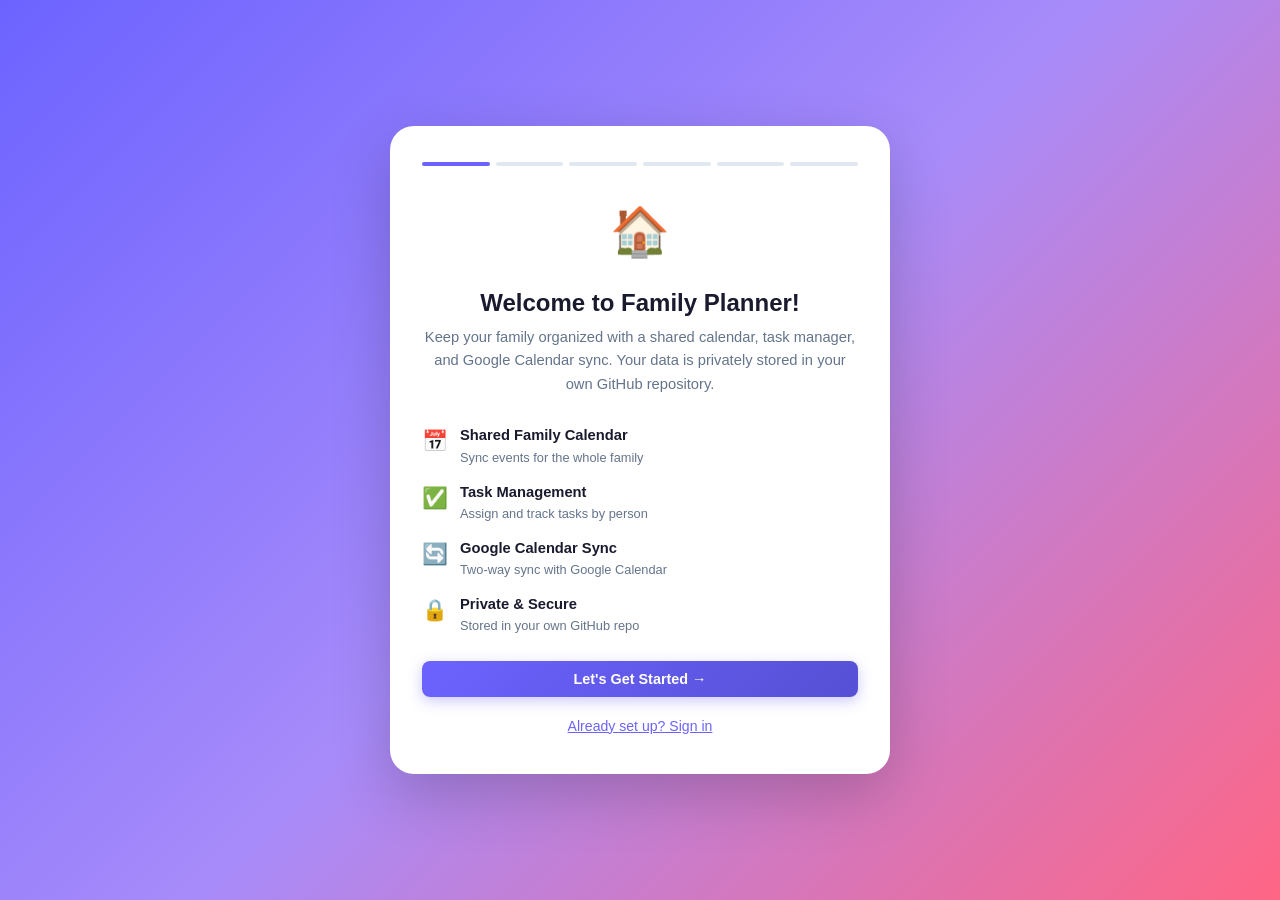
<file: index.html>
<!DOCTYPE html>
<html lang="en">
  <head>
    <meta charset="UTF-8" />
    <link rel="icon" type="image/svg+xml" href="./icon.svg" />
    <meta name="viewport" content="width=device-width, initial-scale=1.0, viewport-fit=cover" />
    <meta name="theme-color" content="#6C63FF" />
    <meta name="description" content="Family calendar and task manager" />
    <meta name="apple-mobile-web-app-capable" content="yes" />
    <meta name="apple-mobile-web-app-status-bar-style" content="default" />
    <meta name="apple-mobile-web-app-title" content="Family Planner" />
    <title>Family Planner</title>
    <script>
      // Companion to public/404.html — restores the path from ?p= after a
      // GitHub Pages 404 redirect so the app boots at the correct URL.
      (function() {
        var p = window.location.search.slice(1).split('&')
          .find(function(s) { return s.startsWith('p='); });
        if (p) {
          var decoded = '/' + decodeURIComponent(p.slice(2));
          window.history.replaceState(null, null, decoded || '/');
        }
      })();
    </script>
    <script type="module" crossorigin src="./assets/index-BfAU4GGL.js"></script>
    <link rel="stylesheet" crossorigin href="./assets/index-CGMDM2Hf.css">
  <link rel="manifest" href="./manifest.webmanifest"><script id="vite-plugin-pwa:register-sw" src="./registerSW.js"></script></head>
  <body>
    <div id="root"></div>
  </body>
</html>
</file>
<file: assets/index-CGMDM2Hf.css>
*,*:before,*:after{box-sizing:border-box;margin:0;padding:0}:root{--primary: #6C63FF;--primary-dark: #5550d4;--primary-light: #EDE9FE;--secondary: #FF6584;--bg: #F8F9FF;--surface: #FFFFFF;--surface-2: #F0F0FF;--text: #1A1A2E;--text-secondary: #64748B;--border: #E2E8F0;--shadow: 0 2px 8px rgba(108,99,255,.08);--shadow-lg: 0 8px 32px rgba(108,99,255,.15);--radius: 16px;--radius-sm: 8px;--transition: all .2s cubic-bezier(.4, 0, .2, 1);--header-height: 96px;--header-top-height: 96px;--bottom-nav-height: 72px;--sidebar-width: 220px;--c-red: #FFE5E5;--c-orange: #FFF0E5;--c-yellow: #FFFBE5;--c-green: #E5FFF0;--c-teal: #E5F8FF;--c-blue: #E5EEFF;--c-purple: #F0E5FF;--c-pink: #FFE5F5;--accent-red: #FF6B6B;--accent-orange: #FF9A3C;--accent-yellow: #FFD93D;--accent-green: #6BCB77;--accent-teal: #4ECDC4;--accent-blue: #4361EE;--accent-purple: #7B2D8B;--accent-pink: #FF6B9D;--success: #10B981;--warning: #F59E0B;--error: #EF4444;--info: #3B82F6}html{font-size:16px;-webkit-text-size-adjust:100%}body{font-family:-apple-system,BlinkMacSystemFont,Segoe UI,Roboto,Helvetica Neue,Arial,"Apple Color Emoji","Segoe UI Emoji","Noto Color Emoji",Twemoji Mozilla,sans-serif;background:var(--bg);color:var(--text);line-height:1.6;min-height:100vh;min-height:100svh;overflow-x:hidden;-webkit-font-smoothing:antialiased}#root{min-height:100vh;min-height:100svh;display:flex;flex-direction:column}::-webkit-scrollbar{width:6px;height:6px}::-webkit-scrollbar-track{background:transparent}::-webkit-scrollbar-thumb{background:var(--border);border-radius:3px}::-webkit-scrollbar-thumb:hover{background:var(--text-secondary)}h1{font-size:1.75rem;font-weight:700;line-height:1.2}h2{font-size:1.375rem;font-weight:700;line-height:1.3}h3{font-size:1.125rem;font-weight:600;line-height:1.4}h4{font-size:1rem;font-weight:600}p{color:var(--text-secondary)}a{color:var(--primary);text-decoration:none}a:hover{text-decoration:underline}.app-container{display:flex;flex-direction:column;min-height:100vh;min-height:100svh;position:relative}.app-body{display:flex;flex:1;padding-top:var(--header-height)}.sidebar{display:none;width:var(--sidebar-width);min-height:calc(100vh - var(--header-height));min-height:calc(100svh - var(--header-height));background:var(--surface);border-right:1px solid var(--border);padding:24px 12px;position:fixed;top:var(--header-height);left:0;bottom:0;z-index:100;overflow-y:auto}.main-content{flex:1;padding:20px 16px;padding-bottom:calc(var(--bottom-nav-height) + 16px);max-width:100%;overflow-y:auto;min-height:calc(100vh - var(--header-height));min-height:calc(100svh - var(--header-height))}@media (min-width: 768px){.sidebar{display:flex;flex-direction:column}.main-content{margin-left:var(--sidebar-width);padding:28px 32px}.bottom-nav{display:none!important}}@media (min-width: 1200px){.main-content{max-width:900px}}.header{position:fixed;top:0;left:0;right:0;height:var(--header-height);background:var(--surface);border-bottom:1px solid var(--border);display:flex;flex-direction:column;align-items:stretch;z-index:200;box-shadow:var(--shadow)}.header-top{height:var(--header-top-height);min-height:var(--header-top-height);display:flex;align-items:center;justify-content:space-between;padding:0 16px;border-bottom:1px solid var(--border);flex-shrink:0}.header-logo{display:flex;align-items:center;gap:10px;font-weight:700;font-size:1.1rem;color:var(--text);cursor:pointer;text-decoration:none;flex-shrink:0}.header-logo-icon{font-size:1.6rem}.header-logo-text{background:linear-gradient(135deg,var(--primary),var(--secondary));-webkit-background-clip:text;-webkit-text-fill-color:transparent;background-clip:text}.member-bar--compact{flex:1;padding:0 8px;background:transparent;overflow:visible}.member-bar--compact .member-bar-scroll{overflow-x:auto;padding:4px 2px}.member-bar--compact .member-bar-scroll{gap:8px}.member-bar--compact .member-bar-item{min-width:unset}.header-actions{display:flex;align-items:center;gap:10px;flex-shrink:0}.sync-indicator{display:flex;align-items:center;gap:6px;font-size:.75rem;color:var(--text-secondary);padding:4px 10px;border-radius:20px;background:var(--surface-2)}.sync-dot{width:8px;height:8px;border-radius:50%;transition:var(--transition)}.sync-dot.synced{background:var(--success)}.sync-dot.syncing{background:var(--warning);animation:pulse 1s infinite}.sync-dot.error{background:var(--error)}.sync-dot.idle{background:var(--border)}@keyframes pulse{0%,to{opacity:1;transform:scale(1)}50%{opacity:.5;transform:scale(.85)}}.gcal-btn{display:flex;align-items:center;gap:6px;padding:6px 12px;border-radius:20px;border:1.5px solid var(--border);background:var(--surface);color:var(--text);font-size:.8rem;font-weight:500;cursor:pointer;transition:var(--transition);white-space:nowrap}.gcal-btn:hover{border-color:var(--primary);color:var(--primary);background:var(--primary-light)}.gcal-btn.connected{border-color:var(--success);color:var(--success);background:#f0fdf4}@media (min-width: 768px){.header-top{padding:0 24px}}.sidebar-nav{list-style:none;display:flex;flex-direction:column;gap:4px}.sidebar-nav-item{display:flex;align-items:center;gap:12px;padding:12px 16px;border-radius:var(--radius-sm);cursor:pointer;font-weight:500;font-size:.95rem;color:var(--text-secondary);transition:var(--transition)}.sidebar-nav-item:hover{background:var(--surface-2);color:var(--text)}.sidebar-nav-item.active{background:var(--primary-light);color:var(--primary);font-weight:600}.sidebar-nav-item .nav-icon{font-size:1.2rem;width:24px;text-align:center}.sidebar-section-title{font-size:.7rem;font-weight:700;text-transform:uppercase;letter-spacing:.08em;color:var(--text-secondary);padding:16px 16px 8px}.bottom-nav{position:fixed;bottom:0;left:0;right:0;height:var(--bottom-nav-height);background:var(--surface);border-top:1px solid var(--border);display:flex;align-items:center;justify-content:space-around;z-index:200;padding-bottom:env(safe-area-inset-bottom);box-shadow:0 -4px 20px #0000000f}.bottom-nav-item{display:flex;flex-direction:column;align-items:center;gap:4px;padding:8px 20px;border-radius:var(--radius-sm);cursor:pointer;transition:var(--transition);flex:1;border:none;background:none;color:var(--text-secondary);font-size:.7rem;font-weight:500}.bottom-nav-item .nav-icon{font-size:1.4rem;transition:var(--transition)}.bottom-nav-item.active{color:var(--primary)}.bottom-nav-item.active .nav-icon{transform:translateY(-2px)}.card{background:var(--surface);border-radius:var(--radius);box-shadow:var(--shadow);padding:16px;transition:var(--transition)}.card:hover{box-shadow:var(--shadow-lg);transform:translateY(-2px)}.cards-grid{display:flex;flex-wrap:wrap;gap:10px}.cards-grid .task-card,.cards-grid .event-item{flex:1 1 220px;min-width:0;margin-bottom:0}.task-card{background:var(--surface);border-radius:var(--radius-sm);box-shadow:var(--shadow);padding:14px 14px 14px 18px;margin-bottom:10px;display:flex;gap:12px;align-items:flex-start;position:relative;transition:var(--transition);border-left:4px solid var(--accent, var(--primary));cursor:pointer;overflow:visible}.task-card:hover{box-shadow:var(--shadow-lg);transform:translateY(-1px)}.task-card:hover .task-actions{opacity:1;pointer-events:auto}.task-card.completed{opacity:.55}.task-card.completed .task-title{text-decoration:line-through;color:var(--text-secondary)}.task-card.completing{animation:taskComplete .5s ease forwards}.task-card.has-image{min-height:80px}.task-card-image-overlay{position:absolute;top:0;right:0;bottom:0;left:0;background:linear-gradient(to right,#000000b8,#00000073 60%,#0003);border-radius:inherit;z-index:0}.task-card.has-image .task-title{color:#fff;text-shadow:0 1px 3px rgba(0,0,0,.6)}.task-card.has-image .task-description,.task-card.has-image .task-date,.task-card.has-image .task-meta span{color:#ffffffd9;text-shadow:0 1px 2px rgba(0,0,0,.5)}.task-card.has-image .task-checkbox{border-color:#fffc;background:#ffffff1a}.task-card.has-image .task-checkbox.checked{background:var(--accent, var(--primary));border-color:var(--accent, var(--primary))}.task-checkbox-wrap{flex-shrink:0;margin-top:2px}.task-checkbox{width:22px;height:22px;border-radius:50%;border:2px solid var(--accent, var(--primary));background:transparent;cursor:pointer;display:flex;align-items:center;justify-content:center;transition:var(--transition);flex-shrink:0}.task-checkbox:hover{background:var(--primary-light)}.task-checkbox.checked{background:var(--accent, var(--primary));border-color:var(--accent, var(--primary))}.task-checkbox-undo{color:#fff;font-size:.8rem;font-weight:700;line-height:1}.task-checkbox.checked:hover{background:#94a3b8;border-color:#94a3b8;transform:scale(1.1)}.task-body{flex:1;min-width:0}.task-title{font-weight:600;font-size:.95rem;color:var(--text);margin-bottom:3px;overflow:hidden;text-overflow:ellipsis;white-space:nowrap}.task-description{font-size:.8rem;color:var(--text-secondary);margin-bottom:8px;overflow:hidden;text-overflow:ellipsis;white-space:nowrap}.task-meta{display:flex;align-items:center;gap:8px;flex-wrap:wrap}.task-date{font-size:.75rem;color:var(--text-secondary);display:flex;align-items:center;gap:4px}.task-avatars{display:flex;align-items:center}.task-avatar{width:22px;height:22px;border-radius:50%;border:2px solid white;display:flex;align-items:center;justify-content:center;font-size:.7rem;margin-right:-6px;background:var(--surface-2);font-family:"Apple Color Emoji","Segoe UI Emoji","Noto Color Emoji",Twemoji Mozilla,sans-serif}.priority-badge{font-size:.7rem;font-weight:700;padding:1px 6px;border-radius:4px}.priority-badge.high{background:#fee2e2;color:var(--error)}.priority-badge.medium{background:#fef3c7;color:var(--warning)}.task-actions{position:absolute;top:6px;right:6px;display:flex;gap:2px;opacity:0;pointer-events:none;transition:var(--transition)}.task-action-btn{width:28px;height:28px;border-radius:6px;border:none;background:var(--surface-2);cursor:pointer;display:flex;align-items:center;justify-content:center;font-size:.8rem;transition:var(--transition)}.task-action-btn:hover{background:var(--primary-light);color:var(--primary)}.task-action-btn.delete:hover{background:#fee2e2;color:var(--error)}@keyframes taskComplete{0%{transform:scale(1)}30%{transform:scale(1.03);box-shadow:0 0 0 4px #6c63ff33}to{transform:scale(1)}}@keyframes particleFly{0%{transform:translate(0) scale(1);opacity:1}to{transform:translate(var(--tx),var(--ty)) scale(0);opacity:0}}.completion-particle{position:fixed;width:8px;height:8px;border-radius:50%;pointer-events:none;z-index:9999;animation:particleFly .7s ease-out forwards}.modal-backdrop{position:fixed;top:0;left:0;right:0;bottom:0;background:#00000073;z-index:500;display:flex;align-items:flex-end;justify-content:center;-webkit-backdrop-filter:blur(2px);backdrop-filter:blur(2px);animation:fadeIn .2s ease}@media (min-width: 540px){.modal-backdrop{display:flex;align-items:safe center;justify-content:safe center;overflow-y:auto;padding:20px}}@keyframes fadeIn{0%{opacity:0}to{opacity:1}}@keyframes slideUp{0%{transform:translateY(30px);opacity:0}to{transform:translateY(0);opacity:1}}.modal{background:var(--surface);border-radius:var(--radius) var(--radius) 0 0;width:100%;padding:24px 20px;animation:slideUp .25s ease}@media (min-width: 540px){.modal{border-radius:var(--radius);max-width:520px}}.modal-header{display:flex;align-items:center;justify-content:space-between;margin-bottom:20px}.modal-title{font-size:1.1rem;font-weight:700;color:var(--text)}.modal-close{width:32px;height:32px;border-radius:50%;border:none;background:var(--surface-2);cursor:pointer;display:flex;align-items:center;justify-content:center;font-size:1rem;color:var(--text-secondary);transition:var(--transition)}.modal-close:hover{background:var(--border);color:var(--text)}.form-group{margin-bottom:16px}.form-label{display:block;font-size:.8rem;font-weight:600;color:var(--text-secondary);margin-bottom:6px;text-transform:uppercase;letter-spacing:.04em}.form-input,.form-textarea,.form-select{width:100%;padding:10px 14px;border:1.5px solid var(--border);border-radius:var(--radius-sm);background:var(--surface);color:var(--text);font-size:.9rem;font-family:inherit;transition:var(--transition);outline:none}.form-input:focus,.form-textarea:focus,.form-select:focus{border-color:var(--primary);box-shadow:0 0 0 3px #6c63ff1f}.form-textarea{resize:vertical;min-height:80px}.form-row{display:grid;grid-template-columns:1fr 1fr;gap:12px}.btn{display:inline-flex;align-items:center;justify-content:center;gap:8px;padding:10px 20px;border-radius:var(--radius-sm);border:none;font-size:.9rem;font-weight:600;cursor:pointer;transition:var(--transition);white-space:nowrap;font-family:inherit}.btn:disabled{opacity:.5;cursor:not-allowed}.btn-primary{background:linear-gradient(135deg,var(--primary),var(--primary-dark));color:#fff;box-shadow:0 4px 14px #6c63ff59}.btn-primary:hover:not(:disabled){transform:translateY(-1px);box-shadow:0 6px 20px #6c63ff73}.btn-secondary{background:var(--surface-2);color:var(--text);border:1.5px solid var(--border)}.btn-secondary:hover:not(:disabled){background:var(--border)}.btn-danger{background:#fee2e2;color:var(--error)}.btn-danger:hover:not(:disabled){background:#fecaca}.btn-ghost{background:transparent;color:var(--text-secondary);padding:8px 12px}.btn-ghost:hover{background:var(--surface-2);color:var(--text)}.btn-sm{padding:6px 14px;font-size:.8rem}.btn-full{width:100%}.btn-group{display:flex;gap:10px;margin-top:20px}.btn-group .btn{flex:1}.fab{display:flex;align-items:center;justify-content:center;width:56px;height:56px;border-radius:50%;background:linear-gradient(135deg,var(--primary),var(--secondary));color:#fff;border:none;cursor:pointer;font-size:1.5rem;box-shadow:0 6px 20px #6c63ff66;transition:var(--transition);margin:8px 0 8px auto}.fab:hover{transform:scale(1.1) translateY(-2px);box-shadow:0 10px 28px #6c63ff80}.color-swatches{display:flex;gap:8px;flex-wrap:wrap}.color-swatch{width:28px;height:28px;border-radius:50%;cursor:pointer;border:3px solid transparent;transition:var(--transition)}.color-swatch.selected,.color-swatch:hover{border-color:var(--text);transform:scale(1.15)}.member-chips{display:flex;flex-wrap:wrap;gap:8px}.member-chip{display:flex;align-items:center;gap:6px;padding:5px 12px 5px 8px;border-radius:20px;border:2px solid transparent;cursor:pointer;font-size:.82rem;font-weight:500;background:var(--surface-2);color:var(--text-secondary);transition:var(--transition)}.member-chip.selected{background:var(--primary-light);color:var(--primary);border-color:var(--primary)}.member-chip .chip-avatar{font-size:1rem;font-family:"Apple Color Emoji","Segoe UI Emoji","Noto Color Emoji",Twemoji Mozilla,sans-serif}.priority-group{display:flex;gap:8px}.priority-option{flex:1;padding:8px;border:1.5px solid var(--border);border-radius:var(--radius-sm);text-align:center;cursor:pointer;font-size:.82rem;font-weight:600;transition:var(--transition);background:var(--surface);color:var(--text-secondary)}.priority-option.selected.low{background:#f0fdf4;border-color:var(--success);color:var(--success)}.priority-option.selected.medium{background:#fffbeb;border-color:var(--warning);color:var(--warning)}.priority-option.selected.high{background:#fff1f2;border-color:var(--error);color:var(--error)}.time-of-day-group{display:flex;gap:8px}.time-of-day-option{flex:1;padding:8px 4px;border:1.5px solid var(--border);border-radius:var(--radius-sm);text-align:center;cursor:pointer;font-size:.82rem;font-weight:600;transition:var(--transition);background:var(--surface);color:var(--text-secondary)}.time-of-day-option.selected{background:var(--primary-light);border-color:var(--primary);color:var(--primary)}.time-of-day-badge{font-size:.72rem;font-weight:600;padding:1px 6px;border-radius:4px}.time-of-day-badge.morning{background:#fef9c3;color:#92400e}.time-of-day-badge.afternoon{background:#fef3c7;color:#b45309}.time-of-day-badge.evening{background:#ede9fe;color:#6d28d9}.tod-group{margin-bottom:20px}.tod-group-header{display:flex;align-items:center;justify-content:space-between;font-size:.82rem;font-weight:700;color:var(--text-secondary);text-transform:uppercase;letter-spacing:.05em;margin-bottom:8px;padding-bottom:6px;border-bottom:1px solid var(--border)}.tod-group-count{background:var(--surface-2);padding:1px 8px;border-radius:8px;font-size:.7rem}.toggle-wrap{display:flex;align-items:center;gap:12px;cursor:pointer}.toggle{position:relative;width:44px;height:24px}.toggle input{opacity:0;width:0;height:0}.toggle-slider{position:absolute;top:0;right:0;bottom:0;left:0;background:var(--border);border-radius:12px;transition:var(--transition)}.toggle-slider:before{content:"";position:absolute;width:18px;height:18px;border-radius:50%;background:#fff;top:3px;left:3px;transition:var(--transition)}.toggle input:checked+.toggle-slider{background:var(--primary)}.toggle input:checked+.toggle-slider:before{transform:translate(20px)}.setup-overlay{min-height:100vh;background:linear-gradient(135deg,#6c63ff,#a78bfa,#ff6584);display:flex;align-items:center;justify-content:center;padding:20px}.setup-card{background:var(--surface);border-radius:24px;padding:36px 32px;width:100%;max-width:500px;box-shadow:0 20px 60px #0003;animation:slideUp .35s ease}.setup-progress{display:flex;gap:6px;margin-bottom:28px}.setup-progress-dot{flex:1;height:4px;border-radius:2px;background:var(--border);transition:var(--transition)}.setup-progress-dot.done,.setup-progress-dot.active{background:var(--primary)}.setup-icon{font-size:3rem;text-align:center;margin-bottom:16px}.setup-title{font-size:1.5rem;font-weight:700;color:var(--text);text-align:center;margin-bottom:8px}.setup-subtitle{text-align:center;color:var(--text-secondary);margin-bottom:28px;font-size:.92rem}.member-list-item{display:flex;align-items:center;justify-content:space-between;padding:10px 14px;background:var(--surface-2);border-radius:var(--radius-sm);margin-bottom:8px}.member-list-item-left{display:flex;align-items:center;gap:10px;font-weight:600}.member-avatar-preview{width:36px;height:36px;border-radius:50%;display:flex;align-items:center;justify-content:center;font-size:1.2rem}.add-member-form{background:var(--surface-2);border-radius:var(--radius-sm);padding:16px;margin-bottom:16px}.emoji-grid{display:grid;grid-template-columns:repeat(8,1fr);gap:6px;margin-top:8px}.emoji-option{font-size:1.3rem;padding:6px;border-radius:6px;font-family:"Apple Color Emoji","Segoe UI Emoji","Noto Color Emoji",Twemoji Mozilla,sans-serif;cursor:pointer;text-align:center;transition:var(--transition);border:2px solid transparent}.emoji-option:hover,.emoji-option.selected{background:var(--primary-light);border-color:var(--primary)}.info-box{background:var(--primary-light);border-radius:var(--radius-sm);padding:12px 14px;font-size:.82rem;color:var(--primary-dark);margin-bottom:16px;line-height:1.5}.expandable{background:var(--surface-2);border-radius:var(--radius-sm);overflow:hidden;margin-bottom:14px}.expandable-header{padding:12px 14px;font-size:.85rem;font-weight:600;cursor:pointer;display:flex;align-items:center;justify-content:space-between;color:var(--text)}.expandable-content{padding:0 14px 14px;font-size:.82rem;color:var(--text-secondary);line-height:1.6}.calendar-grid{background:var(--surface);border-radius:var(--radius);box-shadow:var(--shadow);overflow:hidden}.calendar-header{display:flex;align-items:center;justify-content:space-between;padding:16px 20px;border-bottom:1px solid var(--border)}.calendar-month-title{font-size:1.1rem;font-weight:700;color:var(--text)}.calendar-nav-btn{width:36px;height:36px;border-radius:50%;border:1.5px solid var(--border);background:var(--surface);cursor:pointer;display:flex;align-items:center;justify-content:center;font-size:1rem;color:var(--text-secondary);transition:var(--transition)}.calendar-nav-btn:hover{background:var(--primary-light);border-color:var(--primary);color:var(--primary)}.calendar-weekdays{display:grid;grid-template-columns:repeat(7,1fr);background:var(--surface-2)}.calendar-weekday{text-align:center;padding:10px 0;font-size:.75rem;font-weight:700;color:var(--text-secondary);text-transform:uppercase;letter-spacing:.04em}.calendar-days{display:grid;grid-template-columns:repeat(7,1fr);gap:1px;background:var(--border)}.calendar-day{background:var(--surface);padding:8px;min-height:80px;cursor:pointer;transition:var(--transition);position:relative;display:flex;flex-direction:column;gap:3px}.calendar-day:hover{background:var(--surface-2)}.calendar-day.other-month{background:#fafafe}.calendar-day.other-month .day-number{color:var(--border)}.calendar-day.today .day-number{background:var(--primary);color:#fff;border-radius:50%;width:28px;height:28px;display:flex;align-items:center;justify-content:center;font-weight:700}.calendar-day.selected{background:var(--primary-light)}.day-number{font-size:.85rem;font-weight:600;color:var(--text);width:28px;height:28px;display:flex;align-items:center;justify-content:center}.day-dots{display:flex;flex-wrap:wrap;gap:2px;margin-top:2px}.day-dot{width:7px;height:7px;border-radius:50%;flex-shrink:0}.day-more{font-size:.65rem;color:var(--text-secondary);font-weight:500}@media (max-width: 480px){.calendar-day{min-height:56px;padding:4px}.day-number{font-size:.78rem;width:24px;height:24px}}.greeting{font-size:1.5rem;font-weight:700;color:var(--text);margin-bottom:4px}.today-date-display{font-size:.9rem;color:var(--text-secondary);margin-bottom:24px}.section-header{display:flex;align-items:center;justify-content:space-between;margin-bottom:12px}.section-title{font-size:1rem;font-weight:700;color:var(--text)}.section-count{font-size:.78rem;font-weight:600;color:var(--text-secondary);background:var(--surface-2);padding:2px 8px;border-radius:12px}.empty-state{text-align:center;padding:32px 16px;color:var(--text-secondary)}.empty-state-emoji{font-size:2.5rem;margin-bottom:12px}.empty-state h3{color:var(--text);margin-bottom:6px;font-size:1rem}.empty-state p{font-size:.85rem}.event-item{display:flex;align-items:flex-start;gap:12px;padding:12px;background:var(--surface);border-radius:var(--radius-sm);box-shadow:var(--shadow);margin-bottom:8px;border-left:4px solid var(--accent, var(--primary));transition:var(--transition)}.event-item:hover{box-shadow:var(--shadow-lg);transform:translateY(-1px)}.event-time{font-size:.78rem;font-weight:600;color:var(--text-secondary);white-space:nowrap;min-width:60px}.event-info .event-title{font-weight:600;font-size:.9rem;color:var(--text)}.event-info .event-desc{font-size:.78rem;color:var(--text-secondary)}.filter-bar{display:flex;gap:6px;flex-wrap:wrap;margin-bottom:14px}.filter-chip{padding:6px 14px;border-radius:20px;border:1.5px solid var(--border);background:var(--surface);color:var(--text-secondary);font-size:.8rem;font-weight:600;cursor:pointer;transition:var(--transition)}.filter-chip.active{background:var(--primary);border-color:var(--primary);color:#fff}.filter-chip:hover:not(.active){border-color:var(--primary);color:var(--primary)}.tasks-toolbar{display:flex;gap:10px;margin-bottom:16px;align-items:center}.search-input-wrap{flex:1;position:relative}.search-input-wrap .search-icon{position:absolute;left:12px;top:50%;transform:translateY(-50%);color:var(--text-secondary);font-size:.9rem}.search-input{width:100%;padding:9px 14px 9px 36px;border:1.5px solid var(--border);border-radius:20px;background:var(--surface);color:var(--text);font-size:.88rem;font-family:inherit;outline:none;transition:var(--transition)}.search-input:focus{border-color:var(--primary);box-shadow:0 0 0 3px #6c63ff1a}.sort-select{padding:9px 12px;border:1.5px solid var(--border);border-radius:20px;background:var(--surface);color:var(--text-secondary);font-size:.8rem;font-weight:600;cursor:pointer;outline:none;font-family:inherit;transition:var(--transition)}.sort-select:focus{border-color:var(--primary)}.date-group-header{font-size:.78rem;font-weight:700;text-transform:uppercase;letter-spacing:.06em;color:var(--text-secondary);padding:16px 0 8px;border-bottom:1px solid var(--border);margin-bottom:8px;display:flex;align-items:center;gap:8px}.completed-section-toggle{display:flex;align-items:center;gap:10px;padding:12px 0;cursor:pointer;font-size:.85rem;font-weight:700;color:var(--text-secondary);border-top:1px solid var(--border);margin-top:16px}.spinner{width:32px;height:32px;border:3px solid var(--border);border-top-color:var(--primary);border-radius:50%;animation:spin .7s linear infinite;margin:0 auto}@keyframes spin{to{transform:rotate(360deg)}}.loading-screen{min-height:100vh;display:flex;align-items:center;justify-content:center;flex-direction:column;gap:16px;background:var(--bg)}.loading-screen .spinner{width:48px;height:48px;border-width:4px}.toast-container{position:fixed;bottom:calc(var(--bottom-nav-height) + 12px);left:50%;transform:translate(-50%);z-index:1000;display:flex;flex-direction:column;gap:8px;align-items:center}@media (min-width: 768px){.toast-container{bottom:24px;left:auto;right:24px;transform:none;align-items:flex-end}}.toast{padding:10px 18px;border-radius:20px;font-size:.85rem;font-weight:600;color:#fff;box-shadow:0 4px 20px #0003;animation:toastIn .3s ease;white-space:nowrap;max-width:300px}@keyframes toastIn{0%{transform:translateY(20px);opacity:0}to{transform:translateY(0);opacity:1}}.toast.success{background:var(--success)}.toast.error{background:var(--error)}.toast.info{background:var(--primary)}.toast.warning{background:var(--warning)}.calendar-view-layout{display:flex;flex-direction:column;gap:20px}@media (min-width: 900px){.calendar-view-layout{flex-direction:row;align-items:flex-start}.calendar-grid-wrap{flex:0 0 420px;position:sticky;top:calc(var(--header-height) + 20px)}.calendar-day-panel{flex:1}}.day-panel-header{font-size:1rem;font-weight:700;color:var(--text);margin-bottom:14px;padding-bottom:10px;border-bottom:1px solid var(--border);display:flex;align-items:center;justify-content:space-between}.inline-form{background:var(--surface-2);border-radius:var(--radius-sm);padding:16px;margin-bottom:16px;border:1.5px solid var(--border)}.recurring-options{display:grid;grid-template-columns:repeat(2,1fr);gap:6px}.recurring-option{padding:8px;border:1.5px solid var(--border);border-radius:var(--radius-sm);text-align:center;cursor:pointer;font-size:.82rem;font-weight:600;transition:var(--transition);background:var(--surface);color:var(--text-secondary)}.recurring-option.selected{background:var(--primary-light);border-color:var(--primary);color:var(--primary)}.day-picker{display:flex;gap:6px}.day-pill{flex:1;padding:7px 2px;border:1.5px solid var(--border);border-radius:var(--radius-sm);text-align:center;cursor:pointer;font-size:.78rem;font-weight:700;background:var(--surface);color:var(--text-secondary);transition:var(--transition);-webkit-user-select:none;user-select:none}.day-pill.selected{background:var(--primary);border-color:var(--primary);color:#fff}.month-date-picker{display:grid;grid-template-columns:repeat(7,1fr);gap:4px}.month-date-pill{padding:6px 2px;border:1.5px solid var(--border);border-radius:var(--radius-sm);text-align:center;cursor:pointer;font-size:.76rem;font-weight:600;background:var(--surface);color:var(--text-secondary);transition:var(--transition);-webkit-user-select:none;user-select:none}.month-date-pill.selected{background:var(--primary);border-color:var(--primary);color:#fff}.flex{display:flex}.flex-center{display:flex;align-items:center;justify-content:center}.gap-8{gap:8px}.gap-12{gap:12px}.mb-8{margin-bottom:8px}.mb-16{margin-bottom:16px}.mb-24{margin-bottom:24px}.text-center{text-align:center}.text-small{font-size:.8rem}.text-secondary{color:var(--text-secondary)}.font-bold{font-weight:700}.w-full{width:100%}.divider{height:1px;background:var(--border);margin:16px 0}.badge{display:inline-flex;align-items:center;padding:2px 8px;border-radius:12px;font-size:.72rem;font-weight:700;letter-spacing:.02em}.login-card{text-align:center}.login-family-name{font-size:1.6rem;font-weight:700;color:var(--primary);margin-bottom:4px;margin-top:-4px}.login-error{color:var(--error);font-size:.85rem;margin-bottom:12px;text-align:left}.login-reset-wrap{margin-top:24px;text-align:center}.login-reset-link{background:none;border:none;color:var(--text-secondary);font-size:.8rem;cursor:pointer;font-family:inherit;transition:var(--transition);text-decoration:underline;text-underline-offset:2px}.login-reset-link:hover{color:var(--primary)}.wipe-overlay{position:fixed;top:0;left:0;right:0;bottom:0;z-index:9999;pointer-events:none;overflow:hidden}.wipe-trail{position:absolute;top:0;left:0;right:0;bottom:0;background:linear-gradient(to right,transparent 0%,color-mix(in srgb,var(--wipe-color, var(--primary)) 15%,transparent) 25%,color-mix(in srgb,var(--wipe-color, var(--primary)) 55%,transparent) 45%,color-mix(in srgb,var(--wipe-color, var(--primary)) 70%,transparent) 50%,color-mix(in srgb,var(--wipe-color, var(--primary)) 55%,transparent) 55%,color-mix(in srgb,var(--wipe-color, var(--primary)) 15%,transparent) 75%,transparent 100%);animation:wipeTrail 1.1s cubic-bezier(.4,0,.2,1) forwards}@keyframes wipeTrail{0%{transform:translate(-110%)}to{transform:translate(110%)}}.member-bar{background:var(--surface);padding:6px 16px 4px;flex:1;display:flex;align-items:center;overflow:visible}@media (min-width: 768px){.member-bar{padding:6px 24px 4px}}.member-bar-scroll{display:flex;flex-direction:row;align-items:center;gap:12px;overflow-x:auto;scrollbar-width:none;-ms-overflow-style:none;width:100%}.member-bar-scroll::-webkit-scrollbar{display:none}.member-bar-item{display:flex;flex-direction:column;align-items:center;gap:4px;cursor:pointer;background:none;border:none;padding:0;flex-shrink:0;min-width:52px;transition:transform .15s ease}.member-bar-item:active{transform:scale(.93)}.member-bar-avatar{border-radius:50%;border:2.5px solid var(--border);box-sizing:content-box;transition:border-color .18s ease,box-shadow .18s ease;display:flex;align-items:center;justify-content:center}.member-bar-item.active .member-bar-avatar{border:2.5px solid var(--member-color, var(--primary));box-shadow:0 0 0 2px var(--member-color, var(--primary))}.member-bar-avatar-all{width:40px;height:40px;background:var(--surface-2);font-size:20px;font-family:"Apple Color Emoji","Segoe UI Emoji","Noto Color Emoji",Twemoji Mozilla,sans-serif}.member-bar-item.active .member-bar-avatar-all{background:var(--primary);color:#fff}.member-bar-label{font-size:.7rem;font-weight:600;color:var(--text-secondary);white-space:nowrap;max-width:64px;overflow:hidden;text-overflow:ellipsis;text-align:center}.member-bar-item.active .member-bar-label{color:var(--member-color, var(--primary))}.member-filter-banner{background:var(--primary);color:#fff;font-size:.8rem;font-weight:500;padding:7px 14px;border-radius:var(--radius-sm);margin-bottom:14px;display:flex;align-items:center;gap:4px;flex-wrap:wrap}.member-filter-banner-btn{background:#ffffff40;border:none;color:#fff;font-size:.8rem;font-weight:600;cursor:pointer;padding:2px 8px;border-radius:10px;font-family:inherit;transition:background .15s}.member-filter-banner-btn:hover{background:#fff6}@keyframes slideInFromRight{0%{transform:translate(60px);opacity:0}to{transform:translate(0);opacity:1}}@keyframes slideInFromLeft{0%{transform:translate(-60px);opacity:0}to{transform:translate(0);opacity:1}}.slide-enter-left{animation:slideInFromRight .55s cubic-bezier(.25,.46,.45,.94) both}.slide-enter-right{animation:slideInFromLeft .55s cubic-bezier(.25,.46,.45,.94) both}.today-layout{display:grid;grid-template-columns:1fr;gap:0;position:relative}@media (min-width: 900px){.today-layout{grid-template-columns:1fr 280px;gap:24px;align-items:start}}.today-main-col{min-width:0}.today-meal-panel{background:var(--surface);border-radius:var(--radius);overflow:hidden;box-shadow:var(--shadow);border:1px solid var(--border);margin-top:0;order:-1}@media (min-width: 900px){.today-meal-panel{position:sticky;top:16px;order:0;margin-top:0}}.today-meal-panel-header{display:flex;align-items:center;gap:8px;padding:12px 16px;font-weight:700;font-size:.9rem;color:var(--text);border-bottom:1px solid var(--border);background:linear-gradient(135deg,#fff8f0,#fff3e8)}.today-meal-card{position:relative;min-height:220px;background:linear-gradient(135deg,#ff9a3c22,#ffd93d22);background-size:cover;background-position:center;display:flex;flex-direction:column;justify-content:flex-end;cursor:default}@media (min-width: 900px){.today-meal-card{min-height:300px}}.today-meal-card-overlay{position:absolute;top:0;right:0;bottom:0;left:0;background:linear-gradient(to top,rgba(0,0,0,.72) 0%,rgba(0,0,0,.15) 55%,transparent 100%)}.today-meal-card-title{position:relative;z-index:1;padding:16px;color:#fff;font-weight:700;font-size:1.05rem;line-height:1.3;text-shadow:0 1px 4px rgba(0,0,0,.5)}.today-meal-card:not([style*=backgroundImage]) .today-meal-card-title{color:var(--text);text-shadow:none;font-size:1rem;padding:20px}.today-meal-empty{padding:32px 20px;text-align:center;color:var(--text-secondary);min-height:160px;display:flex;flex-direction:column;align-items:center;justify-content:center}.food-planner{padding-bottom:40px}.food-planner-header{display:flex;justify-content:space-between;align-items:flex-start;gap:12px;margin-bottom:20px;flex-wrap:wrap}.food-planner-week-label{font-size:.75rem;font-weight:700;text-transform:uppercase;letter-spacing:.06em;color:var(--text-secondary);margin-bottom:8px;margin-top:4px}.food-planner-grid{display:grid;grid-template-columns:repeat(7,1fr);gap:8px;margin-bottom:16px}@media (max-width: 700px){.food-planner-grid{grid-template-columns:repeat(4,1fr);gap:6px}}@media (max-width: 480px){.food-planner-grid{grid-template-columns:repeat(2,1fr);gap:6px}}.meal-day-cell{background:var(--surface);border:1.5px solid var(--border);border-radius:var(--radius-sm);overflow:hidden;cursor:pointer;transition:var(--transition);min-height:130px;display:flex;flex-direction:column}.meal-day-cell:hover{border-color:var(--primary);box-shadow:var(--shadow);transform:translateY(-1px)}.meal-day-cell.today{border-color:var(--primary);box-shadow:0 0 0 2px var(--primary-light)}.meal-day-cell.past{opacity:.65}.meal-day-cell.has-meal{border-color:#ff9a3c44}.meal-day-cell.today.has-meal{border-color:var(--primary)}.meal-day-header{display:flex;align-items:center;gap:4px;padding:6px 8px 4px;border-bottom:1px solid var(--border);background:var(--surface-2);flex-shrink:0}.meal-day-name{font-size:.68rem;font-weight:700;text-transform:uppercase;letter-spacing:.04em;color:var(--text-secondary)}.meal-day-num{font-size:.8rem;font-weight:700;color:var(--text);margin-left:auto;display:flex;align-items:center;gap:3px}.meal-day-cell.today .meal-day-num{color:var(--primary)}.today-dot{width:5px;height:5px;border-radius:50%;background:var(--primary);display:inline-block}.meal-day-month{font-size:.62rem;font-weight:600;color:var(--primary);background:var(--primary-light);border-radius:3px;padding:1px 4px;margin-left:2px}.meal-card-content{flex:1;position:relative;background-size:cover;background-position:center;background-color:#fff3e8;display:flex;flex-direction:column;justify-content:flex-end;min-height:80px}.meal-card-overlay{position:absolute;top:0;right:0;bottom:0;left:0;background:linear-gradient(to top,rgba(0,0,0,.68) 0%,rgba(0,0,0,.1) 60%,transparent 100%)}.meal-card-title{position:relative;z-index:1;padding:6px 8px;font-size:.72rem;font-weight:600;line-height:1.3;color:#fff;text-shadow:0 1px 3px rgba(0,0,0,.6);word-break:break-word}.meal-card-content:not([style*=backgroundImage]) .meal-card-title{color:var(--text);text-shadow:none;padding:10px 8px}.meal-card-edit-hint{position:absolute;top:6px;right:6px;font-size:.7rem;opacity:0;transition:opacity .15s;z-index:2}.meal-day-cell:hover .meal-card-edit-hint{opacity:1}.meal-card-empty{flex:1;display:flex;flex-direction:column;align-items:center;justify-content:center;gap:4px;color:var(--text-secondary);padding:12px 6px}.meal-add-icon{font-size:1.4rem;font-weight:300;color:var(--border);line-height:1;transition:color .15s}.meal-day-cell:hover .meal-add-icon{color:var(--primary)}.meal-add-label{font-size:.62rem;font-weight:500;text-transform:uppercase;letter-spacing:.04em;opacity:0;transition:opacity .15s}.meal-day-cell:hover .meal-add-label{opacity:1}.meal-modal{max-width:460px;width:100%}.prep-task-card{display:flex;align-items:center;gap:10px;padding:10px 14px;background:var(--surface);border:1.5px solid #FED7AA;border-radius:var(--radius-sm);cursor:pointer;transition:var(--transition);box-shadow:var(--shadow)}.prep-task-card:hover{border-color:#fb923c;background:#fff7ed}.prep-task-done{opacity:.55;border-color:var(--border)}.prep-task-done .prep-task-title{text-decoration:line-through}.prep-task-check{font-size:1.1rem;flex-shrink:0}.prep-task-body{flex:1;min-width:0}.prep-task-title{font-size:.9rem;font-weight:600;color:var(--text);white-space:nowrap;overflow:hidden;text-overflow:ellipsis}.prep-task-meta{font-size:.75rem;color:var(--text-secondary);margin-top:2px}.routines-view{padding:0 0 32px}.routines-header{display:flex;align-items:flex-start;justify-content:space-between;margin-bottom:24px;gap:12px}.routines-grid{overflow-x:auto;border-radius:var(--radius);border:1px solid var(--border);background:var(--surface);box-shadow:var(--shadow)}.routine-row{display:grid;grid-template-columns:140px repeat(7,1fr);border-bottom:1px solid var(--border)}.routine-row:last-child{border-bottom:none}.routine-header-row{background:var(--surface-2)}.routine-header-label{padding:10px 14px;font-size:.72rem;font-weight:700;text-transform:uppercase;letter-spacing:.06em;color:var(--text-secondary);border-right:1px solid var(--border)}.routine-day-header{padding:10px 6px;text-align:center;font-size:.78rem;font-weight:700;color:var(--text-secondary);text-transform:uppercase;letter-spacing:.05em}.routine-label{display:flex;align-items:flex-start;gap:6px;padding:8px 10px 8px 14px;border-right:1px solid var(--border);min-width:0}.routine-label-btn{flex:1;min-width:0;background:none;border:none;cursor:pointer;text-align:left;font-size:.85rem;font-weight:600;color:var(--text);padding:3px 6px;white-space:normal;word-break:break-word;line-height:1.3;border-radius:4px;transition:var(--transition)}.routine-label-btn:hover{background:var(--surface-2);color:var(--primary)}.routine-label-input{flex:1;min-width:0;border:1.5px solid var(--primary);border-radius:4px;padding:3px 6px;font-size:.85rem;font-weight:600;color:var(--text);background:var(--surface);outline:none}.routine-delete-btn{flex-shrink:0;width:22px;height:22px;border-radius:50%;border:none;background:transparent;color:var(--text-secondary);cursor:pointer;font-size:.7rem;display:flex;align-items:center;justify-content:center;transition:var(--transition);opacity:0}.routine-row:hover .routine-delete-btn{opacity:1}.routine-delete-btn:hover{background:#fee2e2;color:#dc2626}.routine-cell-wrap{display:flex;align-items:center;justify-content:center;padding:8px 4px;border-right:1px solid var(--border);position:relative}.routine-cell-wrap:last-child{border-right:none}.routine-cell{width:44px;height:44px;border-radius:50%;border:2px dashed var(--border);background:var(--surface-2);display:flex;align-items:center;justify-content:center;cursor:pointer;transition:var(--transition)}.routine-cell:hover{border-style:solid;border-color:var(--primary);background:var(--primary-light)}.routine-cell.assigned{border-style:solid}.routine-cell.na{border-style:solid;border-color:#cbd5e1;background:#f1f5f9;cursor:pointer}.routine-cell.na:hover{border-color:#94a3b8;background:#e2e8f0}.routine-cell-plus{font-size:1.2rem;color:var(--text-secondary);line-height:1}.routine-cell-na{font-size:1.1rem;font-weight:700;color:#94a3b8;line-height:1}.routine-picker-na .routine-na-icon{width:28px;height:28px;border-radius:50%;background:#f1f5f9;border:2px solid #CBD5E1;display:flex;align-items:center;justify-content:center;font-size:.9rem;font-weight:700;color:#94a3b8;flex-shrink:0}.routine-picker-backdrop{position:fixed;top:0;right:0;bottom:0;left:0;z-index:500;display:flex;align-items:center;justify-content:center}.routine-member-picker{background:var(--surface);border:1px solid var(--border);border-radius:var(--radius);box-shadow:var(--shadow-lg);padding:8px;min-width:160px;display:flex;flex-direction:column;gap:4px;z-index:600}.routine-picker-option{display:flex;align-items:center;gap:10px;padding:8px 10px;border:none;background:transparent;border-radius:var(--radius-sm);cursor:pointer;font-size:.88rem;font-weight:500;color:var(--text);transition:var(--transition);text-align:left;width:100%}.routine-picker-option:hover{background:var(--surface-2)}.routine-picker-option.active{background:var(--primary-light);color:var(--primary)}.routine-picker-none{color:var(--text-secondary);font-size:.82rem}@media (max-width: 600px){.routine-row{grid-template-columns:110px repeat(7,minmax(40px,1fr))}.routine-cell{width:36px;height:36px}}
</file>
